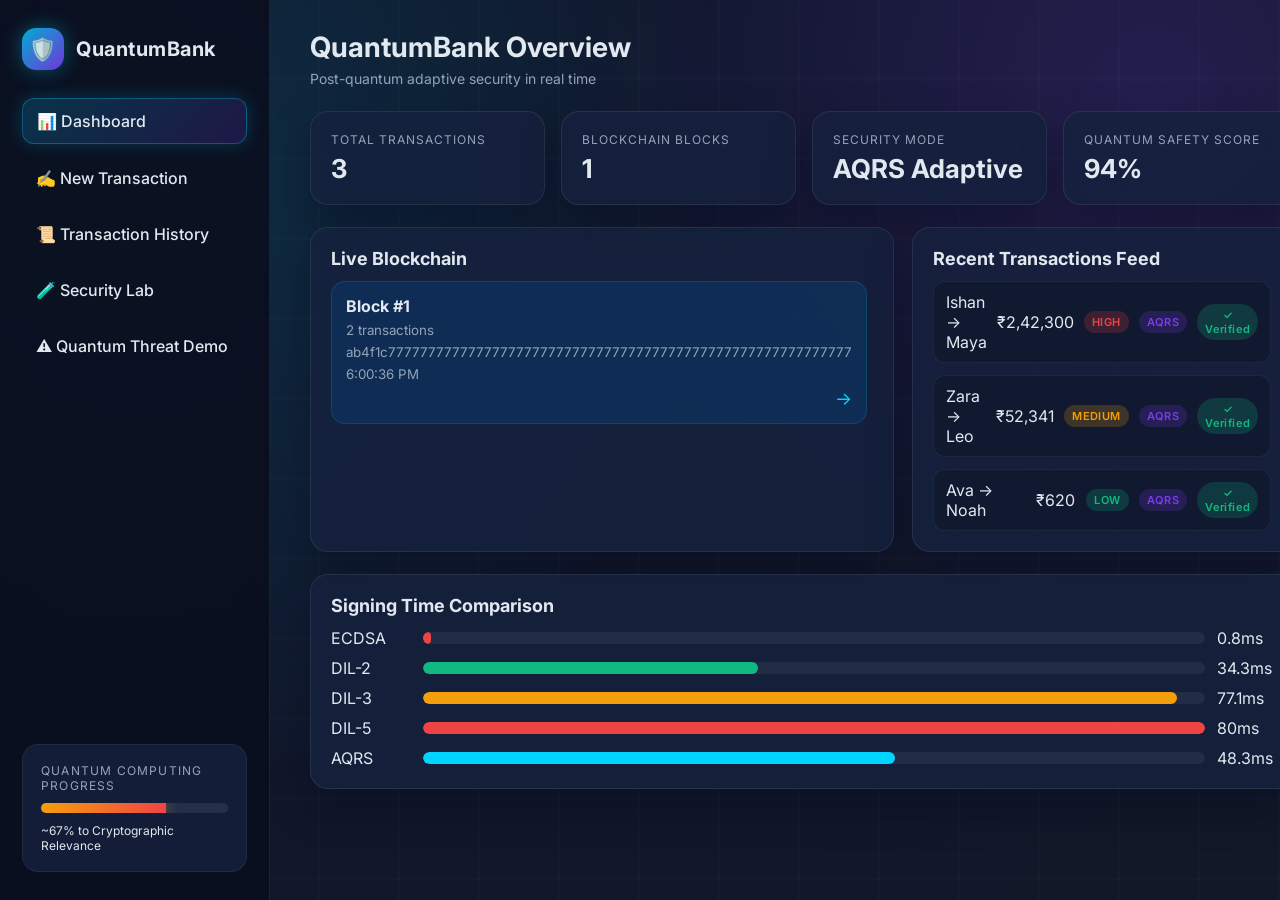
<file: aqrs_blockchain/index.html>
<!DOCTYPE html>
<html lang="en">
<head>
  <meta charset="UTF-8" />
  <meta name="viewport" content="width=device-width, initial-scale=1" />
  <meta name="csrf-token" content="{{ csrf_token }}" />
  <title>QuantumBank - Post-Quantum Banking Demo</title>
  <link rel="preconnect" href="https://fonts.googleapis.com" />
  <link rel="preconnect" href="https://fonts.gstatic.com" crossorigin />
  <link href="https://fonts.googleapis.com/css2?family=Fira+Code:wght@400;500;600&family=Inter:wght@300;400;500;600;700;800&display=swap" rel="stylesheet" />
  <style>
    :root {
      --primary: #1a1f3c;
      --secondary: #0f3460;
      --accent: #00d4ff;
      --accent2: #7c3aed;
      --success: #10b981;
      --warning: #f59e0b;
      --danger: #ef4444;
      --text: #e2e8f0;
      --card: #16213e;
      --muted: #94a3b8;
    }

    * {
      box-sizing: border-box;
      margin: 0;
      padding: 0;
    }

    body {
      font-family: "Inter", sans-serif;
      background: radial-gradient(circle at 10% 20%, rgba(0, 212, 255, 0.12), transparent 45%),
        radial-gradient(circle at 90% 10%, rgba(124, 58, 237, 0.18), transparent 40%),
        linear-gradient(135deg, #0f172a 0%, #10172c 35%, #111827 100%);
      color: var(--text);
      min-height: 100vh;
      overflow-x: hidden;
    }

    body::before {
      content: "";
      position: fixed;
      inset: 0;
      background-image:
        linear-gradient(transparent 96%, rgba(255, 255, 255, 0.03) 97%),
        linear-gradient(90deg, transparent 96%, rgba(255, 255, 255, 0.03) 97%);
      background-size: 80px 80px;
      pointer-events: none;
      opacity: 0.5;
      z-index: 0;
    }

    .app {
      display: grid;
      grid-template-columns: 270px 1fr;
      min-height: 100vh;
      position: relative;
      z-index: 1;
    }

    .sidebar {
      background: rgba(10, 15, 30, 0.9);
      backdrop-filter: blur(16px);
      border-right: 1px solid rgba(255, 255, 255, 0.08);
      display: flex;
      flex-direction: column;
      padding: 28px 22px;
      gap: 28px;
    }

    .logo {
      display: flex;
      align-items: center;
      gap: 12px;
      font-weight: 700;
      font-size: 20px;
      letter-spacing: 0.5px;
    }

    .logo-icon {
      width: 42px;
      height: 42px;
      border-radius: 14px;
      background: linear-gradient(135deg, rgba(0, 212, 255, 0.8), rgba(124, 58, 237, 0.9));
      display: grid;
      place-items: center;
      box-shadow: 0 0 20px rgba(0, 212, 255, 0.35);
    }

    .logo-icon span {
      font-size: 22px;
    }

    .nav-links {
      display: flex;
      flex-direction: column;
      gap: 12px;
    }

    .nav-link {
      padding: 12px 14px;
      border-radius: 12px;
      color: var(--text);
      text-decoration: none;
      font-weight: 500;
      display: flex;
      align-items: center;
      gap: 12px;
      transition: all 0.3s ease;
      background: transparent;
    }

    .nav-link.active,
    .nav-link:hover {
      background: linear-gradient(135deg, rgba(0, 212, 255, 0.18), rgba(124, 58, 237, 0.18));
      border: 1px solid rgba(0, 212, 255, 0.3);
      box-shadow: 0 0 18px rgba(0, 212, 255, 0.2);
    }

    .threat-widget {
      margin-top: auto;
      padding: 18px;
      border-radius: 16px;
      background: rgba(22, 33, 62, 0.85);
      border: 1px solid rgba(255, 255, 255, 0.06);
    }

    .threat-title {
      font-size: 12px;
      text-transform: uppercase;
      letter-spacing: 1.2px;
      color: var(--muted);
      margin-bottom: 10px;
    }

    .threat-bar {
      height: 10px;
      background: rgba(255, 255, 255, 0.08);
      border-radius: 999px;
      overflow: hidden;
      position: relative;
    }

    .threat-bar span {
      display: block;
      height: 100%;
      width: 67%;
      background: linear-gradient(90deg, var(--warning), var(--danger));
      animation: pulse 2.4s ease-in-out infinite;
      box-shadow: 0 0 12px rgba(245, 158, 11, 0.5);
    }

    .threat-value {
      margin-top: 10px;
      font-size: 12px;
      color: var(--text);
    }

    .content {
      padding: 30px 40px 40px;
    }

    .panel {
      display: none;
      animation: fadeIn 0.6s ease forwards;
    }

    .panel.active {
      display: block;
    }

    .panel-header {
      display: flex;
      justify-content: space-between;
      align-items: center;
      margin-bottom: 24px;
    }

    .panel-title {
      font-size: 28px;
      font-weight: 700;
    }

    .subtitle {
      color: var(--muted);
      font-size: 14px;
      margin-top: 6px;
    }

    .card {
      background: rgba(22, 33, 62, 0.85);
      border-radius: 18px;
      padding: 20px;
      border: 1px solid rgba(255, 255, 255, 0.08);
      backdrop-filter: blur(14px);
      box-shadow: 0 18px 40px rgba(3, 10, 28, 0.35);
      animation: fadeInUp 0.8s ease forwards;
    }

    .stats {
      display: grid;
      grid-template-columns: repeat(4, minmax(0, 1fr));
      gap: 16px;
      margin-bottom: 22px;
    }

    .stat-label {
      font-size: 12px;
      color: var(--muted);
      text-transform: uppercase;
      letter-spacing: 1px;
    }

    .stat-value {
      font-size: 26px;
      font-weight: 700;
      margin-top: 6px;
    }

    .dashboard-panels {
      display: grid;
      grid-template-columns: 1.1fr 1fr;
      gap: 18px;
      margin-bottom: 22px;
    }

    .blockchain-list,
    .tx-feed {
      max-height: 260px;
      overflow-y: auto;
      display: flex;
      flex-direction: column;
      gap: 12px;
      padding-right: 6px;
    }

    .block-item {
      padding: 14px;
      border-radius: 14px;
      background: rgba(15, 52, 96, 0.7);
      border: 1px solid rgba(0, 212, 255, 0.15);
      display: grid;
      gap: 6px;
      animation: slideInRight 0.6s ease;
    }

    .block-item small {
      color: var(--muted);
    }

    .block-chain-arrow {
      color: var(--accent);
      font-size: 18px;
      margin-left: auto;
    }

    .tx-row {
      display: grid;
      grid-template-columns: 1.6fr 0.8fr 0.6fr 0.6fr 0.6fr;
      gap: 10px;
      align-items: center;
      background: rgba(15, 23, 42, 0.65);
      border-radius: 12px;
      padding: 10px 12px;
      border: 1px solid rgba(255, 255, 255, 0.06);
      animation: slideInTop 0.5s ease;
    }

    .badge {
      padding: 4px 8px;
      border-radius: 999px;
      font-size: 11px;
      font-weight: 600;
      text-align: center;
      letter-spacing: 0.4px;
    }

    .badge.low { background: rgba(16, 185, 129, 0.2); color: var(--success); }
    .badge.medium { background: rgba(245, 158, 11, 0.2); color: var(--warning); }
    .badge.high { background: rgba(239, 68, 68, 0.2); color: var(--danger); }
    .badge.accent { background: rgba(0, 212, 255, 0.2); color: var(--accent); }
    .badge.purple { background: rgba(124, 58, 237, 0.2); color: var(--accent2); }

    .bar-chart {
      display: grid;
      gap: 10px;
    }

    .bar-row {
      display: grid;
      grid-template-columns: 80px 1fr 60px;
      gap: 12px;
      align-items: center;
    }

    .bar-track {
      height: 12px;
      border-radius: 999px;
      background: rgba(255, 255, 255, 0.06);
      overflow: hidden;
      position: relative;
    }

    .bar-fill {
      height: 100%;
      border-radius: inherit;
      transform: scaleX(0);
      transform-origin: left;
      animation: fillBar 1.4s ease forwards;
    }

    .layout-two {
      display: grid;
      grid-template-columns: 1.1fr 0.9fr;
      gap: 20px;
    }

    .form-group {
      display: grid;
      gap: 6px;
      margin-bottom: 16px;
    }

    label {
      font-size: 12px;
      color: var(--muted);
      text-transform: uppercase;
      letter-spacing: 1px;
    }

    input, textarea, select {
      background: rgba(15, 23, 42, 0.8);
      border: 1px solid rgba(255, 255, 255, 0.12);
      color: var(--text);
      padding: 10px 12px;
      border-radius: 10px;
      font-size: 14px;
      outline: none;
      transition: border 0.3s ease;
    }

    input:focus, textarea:focus {
      border-color: var(--accent);
      box-shadow: 0 0 0 2px rgba(0, 212, 255, 0.2);
    }

    .radio-group {
      display: grid;
      gap: 10px;
      margin-top: 10px;
    }

    .radio-option {
      display: flex;
      align-items: center;
      gap: 10px;
      background: rgba(15, 23, 42, 0.6);
      padding: 10px 12px;
      border-radius: 10px;
      border: 1px solid rgba(255, 255, 255, 0.06);
    }

    .btn {
      border: none;
      background: linear-gradient(135deg, var(--accent), var(--accent2));
      color: #0b1020;
      padding: 12px 16px;
      border-radius: 12px;
      font-weight: 600;
      cursor: pointer;
      transition: transform 0.2s ease, box-shadow 0.2s ease;
      display: inline-flex;
      align-items: center;
      gap: 10px;
    }

    .btn:disabled {
      opacity: 0.5;
      cursor: not-allowed;
    }

    .btn:hover:not(:disabled) {
      transform: translateY(-2px);
      box-shadow: 0 12px 24px rgba(0, 212, 255, 0.2);
    }

    .spinner {
      width: 16px;
      height: 16px;
      border-radius: 50%;
      border: 2px solid rgba(0, 0, 0, 0.2);
      border-top-color: #0b1020;
      animation: spin 0.8s linear infinite;
    }

    .decision-step {
      display: grid;
      grid-template-columns: 32px 1fr;
      gap: 14px;
      position: relative;
      padding-bottom: 14px;
    }

    .decision-step::after {
      content: "";
      position: absolute;
      left: 15px;
      top: 32px;
      height: calc(100% - 32px);
      width: 2px;
      background: rgba(255, 255, 255, 0.1);
    }

    .decision-step:last-child::after {
      display: none;
    }

    .step-circle {
      width: 32px;
      height: 32px;
      border-radius: 50%;
      display: grid;
      place-items: center;
      background: rgba(0, 212, 255, 0.2);
      color: var(--accent);
      font-weight: 700;
    }

    .step-content h4 {
      margin-bottom: 6px;
    }

    .mono {
      font-family: "Fira Code", monospace;
      font-size: 12px;
    }

    .status-line {
      display: flex;
      gap: 10px;
      align-items: center;
      font-size: 12px;
      color: var(--muted);
    }

    .status-icon {
      width: 18px;
      height: 18px;
      border-radius: 50%;
      display: grid;
      place-items: center;
      background: rgba(255, 255, 255, 0.08);
      font-size: 12px;
    }

    .progress {
      height: 10px;
      background: rgba(255, 255, 255, 0.08);
      border-radius: 999px;
      overflow: hidden;
    }

    .progress span {
      display: block;
      height: 100%;
      width: 0;
      background: linear-gradient(90deg, var(--success), var(--accent));
      transition: width 0.4s ease;
    }

    .table-controls {
      display: flex;
      justify-content: space-between;
      gap: 12px;
      margin-bottom: 12px;
      flex-wrap: wrap;
    }

    .filter-buttons {
      display: flex;
      gap: 10px;
    }

    .filter-buttons button {
      background: rgba(15, 23, 42, 0.7);
      border: 1px solid rgba(255, 255, 255, 0.08);
      color: var(--text);
      padding: 8px 12px;
      border-radius: 10px;
      cursor: pointer;
    }

    .filter-buttons button.active {
      border-color: var(--accent);
      color: var(--accent);
    }

    table {
      width: 100%;
      border-collapse: collapse;
      font-size: 12px;
    }

    th, td {
      text-align: left;
      padding: 10px 8px;
      border-bottom: 1px solid rgba(255, 255, 255, 0.06);
    }

    th.sortable {
      cursor: pointer;
      color: var(--accent);
    }

    .modal {
      position: fixed;
      inset: 0;
      background: rgba(4, 8, 20, 0.8);
      display: none;
      align-items: center;
      justify-content: center;
      padding: 24px;
      z-index: 50;
    }

    .modal.active {
      display: flex;
    }

    .modal-content {
      background: var(--card);
      border-radius: 18px;
      padding: 24px;
      max-width: 700px;
      width: 100%;
      max-height: 80vh;
      overflow-y: auto;
      border: 1px solid rgba(255, 255, 255, 0.08);
    }

    .close-btn {
      background: transparent;
      border: none;
      color: var(--muted);
      font-size: 18px;
      cursor: pointer;
      float: right;
    }

    .lab-grid {
      display: grid;
      gap: 18px;
    }

    .comparison-grid {
      display: grid;
      grid-template-columns: repeat(2, minmax(0, 1fr));
      gap: 18px;
    }

    .banner {
      position: absolute;
      top: 14px;
      right: -30px;
      transform: rotate(20deg);
      background: var(--danger);
      color: #fff;
      padding: 6px 28px;
      font-size: 12px;
      font-weight: 700;
    }

    .banner.safe {
      background: var(--success);
    }

    .score-bars {
      display: grid;
      gap: 10px;
    }

    .score-row {
      display: grid;
      grid-template-columns: 70px 1fr 60px;
      gap: 12px;
      align-items: center;
    }

    .score-track {
      height: 12px;
      border-radius: 999px;
      background: rgba(255, 255, 255, 0.06);
      overflow: hidden;
      position: relative;
    }

    .score-fill {
      height: 100%;
      width: 0;
      border-radius: 999px;
      background: linear-gradient(90deg, rgba(0, 212, 255, 0.7), rgba(124, 58, 237, 0.8));
      transition: width 1.2s ease;
    }

    .attack-grid {
      display: grid;
      grid-template-columns: repeat(2, minmax(0, 1fr));
      gap: 20px;
    }

    .attack-card {
      border-radius: 16px;
      padding: 18px;
      border: 1px solid rgba(255, 255, 255, 0.08);
      background: rgba(15, 23, 42, 0.7);
      position: relative;
      overflow: hidden;
    }

    .attack-card.compromised {
      box-shadow: 0 0 24px rgba(239, 68, 68, 0.6);
      animation: shake 0.4s ease;
    }

    .attack-card.safe {
      box-shadow: 0 0 24px rgba(16, 185, 129, 0.6);
    }

    .progress-attack {
      height: 12px;
      background: rgba(255, 255, 255, 0.08);
      border-radius: 999px;
      overflow: hidden;
    }

    .progress-attack span {
      display: block;
      height: 100%;
      width: 0;
      transition: width 3s ease;
      background: linear-gradient(90deg, var(--danger), var(--warning));
    }

    .toast {
      position: fixed;
      bottom: 24px;
      right: 24px;
      background: rgba(15, 23, 42, 0.95);
      padding: 14px 18px;
      border-radius: 12px;
      border: 1px solid rgba(255, 255, 255, 0.08);
      display: none;
      z-index: 60;
    }

    .toast.success { border-color: rgba(16, 185, 129, 0.6); color: var(--success); }
    .toast.error { border-color: rgba(239, 68, 68, 0.6); color: var(--danger); }

    .hex-box {
      background: rgba(15, 23, 42, 0.7);
      border-radius: 12px;
      padding: 12px;
      font-family: "Fira Code", monospace;
      font-size: 12px;
      max-height: 120px;
      overflow: auto;
      border: 1px solid rgba(255, 255, 255, 0.08);
    }

    .fade-section {
      animation: fadeInUp 0.8s ease forwards;
    }

    @keyframes fadeIn {
      from { opacity: 0; }
      to { opacity: 1; }
    }

    @keyframes fadeInUp {
      from { opacity: 0; transform: translateY(10px); }
      to { opacity: 1; transform: translateY(0); }
    }

    @keyframes slideInTop {
      from { opacity: 0; transform: translateY(-12px); }
      to { opacity: 1; transform: translateY(0); }
    }

    @keyframes slideInRight {
      from { opacity: 0; transform: translateX(16px); }
      to { opacity: 1; transform: translateX(0); }
    }

    @keyframes fillBar {
      to { transform: scaleX(1); }
    }

    @keyframes spin {
      to { transform: rotate(360deg); }
    }

    @keyframes pulse {
      0%, 100% { transform: scaleX(0.9); opacity: 0.7; }
      50% { transform: scaleX(1); opacity: 1; }
    }

    @keyframes shake {
      0% { transform: translateX(0); }
      25% { transform: translateX(-3px); }
      50% { transform: translateX(3px); }
      75% { transform: translateX(-2px); }
      100% { transform: translateX(0); }
    }

    @media (max-width: 1100px) {
      .app { grid-template-columns: 1fr; }
      .sidebar { flex-direction: row; overflow-x: auto; }
      .content { padding: 24px; }
      .stats { grid-template-columns: repeat(2, minmax(0, 1fr)); }
      .dashboard-panels, .layout-two, .comparison-grid, .attack-grid {
        grid-template-columns: 1fr;
      }
    }
  </style>
</head>
<body>
  <div class="app">
    <aside class="sidebar">
      <div class="logo">
        <div class="logo-icon"><span>🛡️</span></div>
        QuantumBank
      </div>
      <nav class="nav-links">
        <a class="nav-link active" href="#" data-panel="dashboard">📊 Dashboard</a>
        <a class="nav-link" href="#" data-panel="transaction">✍️ New Transaction</a>
        <a class="nav-link" href="#" data-panel="history">📜 Transaction History</a>
        <a class="nav-link" href="#" data-panel="lab">🧪 Security Lab</a>
        <a class="nav-link" href="#" data-panel="threat">⚠️ Quantum Threat Demo</a>
      </nav>
      <div class="threat-widget">
        <div class="threat-title">Quantum Computing Progress</div>
        <div class="threat-bar"><span></span></div>
        <div class="threat-value">~67% to Cryptographic Relevance</div>
      </div>
    </aside>

    <main class="content">
      <section id="dashboard" class="panel active">
        <div class="panel-header">
          <div>
            <div class="panel-title">QuantumBank Overview</div>
            <div class="subtitle">Post-quantum adaptive security in real time</div>
          </div>
        </div>
        <div class="stats">
          <div class="card">
            <div class="stat-label">Total Transactions</div>
            <div class="stat-value" id="stat-transactions">0</div>
          </div>
          <div class="card">
            <div class="stat-label">Blockchain Blocks</div>
            <div class="stat-value" id="stat-blocks">0</div>
          </div>
          <div class="card">
            <div class="stat-label">Security Mode</div>
            <div class="stat-value">AQRS Adaptive</div>
          </div>
          <div class="card">
            <div class="stat-label">Quantum Safety Score</div>
            <div class="stat-value" id="stat-safety">0%</div>
          </div>
        </div>

        <div class="dashboard-panels">
          <div class="card">
            <div class="panel-title" style="font-size: 18px; margin-bottom: 12px;">Live Blockchain</div>
            <div class="blockchain-list" id="blockchain-list"></div>
          </div>
          <div class="card">
            <div class="panel-title" style="font-size: 18px; margin-bottom: 12px;">Recent Transactions Feed</div>
            <div class="tx-feed" id="tx-feed"></div>
          </div>
        </div>

        <div class="card">
          <div class="panel-title" style="font-size: 18px; margin-bottom: 12px;">Signing Time Comparison</div>
          <div class="bar-chart" id="signing-chart"></div>
        </div>
      </section>

      <section id="transaction" class="panel">
        <div class="panel-header">
          <div>
            <div class="panel-title">New Transaction</div>
            <div class="subtitle">Adaptive Quantum Risk Scoring (AQRS) in action</div>
          </div>
        </div>
        <div class="layout-two">
          <div class="card">
            <div class="form-group">
              <label>Sender Name</label>
              <input type="text" id="sender" value="Alice" />
            </div>
            <div class="form-group">
              <label>Receiver Name</label>
              <input type="text" id="receiver" value="Bob" />
            </div>
            <div class="form-group">
              <label>Amount (INR)</label>
              <input type="number" id="amount" value="" placeholder="₹0" min="0" />
            </div>
            <div class="form-group">
              <label>Risk Classification</label>
              <div style="display: flex; gap: 10px; align-items: center;">
                <span class="badge low" id="risk-badge">LOW</span>
                <span class="badge accent" id="level-badge">DIL-2</span>
              </div>
              <div class="subtitle" id="risk-explain">Enter an amount to classify risk.</div>
            </div>
            <div class="form-group">
              <label>Security Strength Meter</label>
              <div class="progress"><span id="strength-meter"></span></div>
            </div>
            <div class="form-group">
              <label>Security Mode</label>
              <div class="radio-group">
                <label class="radio-option"><input type="radio" name="mode" value="aqrs" checked /> AQRS Adaptive (recommended)</label>
                <label class="radio-option"><input type="radio" name="mode" value="ecdsa" /> Fixed ECDSA (classical)</label>
                <label class="radio-option"><input type="radio" name="mode" value="dil2" /> Fixed Dilithium Level 2</label>
                <label class="radio-option"><input type="radio" name="mode" value="dil3" /> Fixed Dilithium Level 3</label>
                <label class="radio-option"><input type="radio" name="mode" value="dil5" /> Fixed Dilithium Level 5</label>
              </div>
            </div>
            <button class="btn" id="submit-btn" disabled>
              <span>Sign &amp; Send Transaction</span>
              <span class="spinner" id="submit-spinner" style="display: none;"></span>
            </button>
          </div>
          <div class="card">
            <div class="panel-title" style="font-size: 18px; margin-bottom: 12px;">🧠 AQRS Decision Engine</div>
            <div id="decision-steps"></div>
          </div>
        </div>
      </section>

      <section id="history" class="panel">
        <div class="panel-header">
          <div>
            <div class="panel-title">Transaction History</div>
            <div class="subtitle">Full audit trail for this session</div>
          </div>
        </div>
        <div class="card">
          <div class="table-controls">
            <div class="filter-buttons">
              <button class="active" data-filter="ALL">All</button>
              <button data-filter="LOW">LOW</button>
              <button data-filter="MEDIUM">MEDIUM</button>
              <button data-filter="HIGH">HIGH</button>
            </div>
            <input type="text" id="search-input" placeholder="Search sender/receiver" />
          </div>
          <table>
            <thead>
              <tr>
                <th>TX ID</th>
                <th>Time</th>
                <th>Sender</th>
                <th>Receiver</th>
                <th class="sortable" data-sort="amount">Amount</th>
                <th>Risk</th>
                <th>Security Mode</th>
                <th class="sortable" data-sort="sign">Sign Time</th>
                <th>Verify Time</th>
                <th>Sig Size</th>
                <th>Status</th>
                <th></th>
              </tr>
            </thead>
            <tbody id="history-table"></tbody>
          </table>
        </div>
      </section>

      <section id="lab" class="panel">
        <div class="panel-header">
          <div>
            <div class="panel-title">Security Lab</div>
            <div class="subtitle">Algorithm comparisons and live signature inspection</div>
          </div>
        </div>
        <div class="lab-grid">
          <div class="card">
            <div class="panel-title" style="font-size: 18px; margin-bottom: 12px;">Algorithm Comparison</div>
            <div class="comparison-grid">
              <div class="card" style="position: relative;">
                <div class="banner">VULNERABLE</div>
                <h3>ECDSA</h3>
                <p class="subtitle">Classical elliptic curve signatures</p>
                <div style="margin-top: 12px; display: grid; gap: 6px; font-size: 13px;">
                  <div>Key size: 32 bytes private, 64 bytes public</div>
                  <div>Signature size: ~71 bytes</div>
                  <div>Based on: Elliptic Curve Discrete Logarithm</div>
                  <div>Quantum safe: ✗ NO — Broken by Shor's Algorithm</div>
                  <div>Speed: ⚡ Very Fast (0.8ms)</div>
                </div>
              </div>
              <div class="card" style="position: relative;">
                <div class="banner safe">QUANTUM SAFE</div>
                <h3>Dilithium</h3>
                <p class="subtitle">NIST FIPS 204 Post-Quantum Signatures</p>
                <div style="margin-top: 12px; display: grid; gap: 6px; font-size: 13px;">
                  <div>Key sizes: <span id="dil-key">Level 3 ≈ 1952 bytes</span></div>
                  <div>Signature size: <span id="dil-sig">~3293 bytes</span></div>
                  <div>Based on: Module Learning With Errors (MLWE)</div>
                  <div>Quantum safe: ✓ YES — NIST FIPS 204 Standard</div>
                  <div>Speed: Varies by level</div>
                </div>
                <div class="radio-group" style="margin-top: 12px;">
                  <label class="radio-option"><input type="radio" name="dil-toggle" value="2" /> Level 2</label>
                  <label class="radio-option"><input type="radio" name="dil-toggle" value="3" checked /> Level 3</label>
                  <label class="radio-option"><input type="radio" name="dil-toggle" value="5" /> Level 5</label>
                </div>
              </div>
            </div>
          </div>

          <div class="card">
            <div class="panel-title" style="font-size: 18px; margin-bottom: 12px;">AQRS Score Visualization</div>
            <div class="score-bars" id="aqrs-bars"></div>
          </div>

          <div class="card">
            <div class="panel-title" style="font-size: 18px; margin-bottom: 12px;">Live Signature Inspector</div>
            <div class="form-group">
              <label>Message</label>
              <textarea id="message-input" rows="4" placeholder="Paste or type any message..."></textarea>
            </div>
            <div style="display: flex; gap: 10px; flex-wrap: wrap;">
              <button class="btn" id="sign-ecdsa">Sign with ECDSA</button>
              <button class="btn" id="sign-dil">Sign with Dilithium (AQRS)</button>
              <button class="btn" id="verify-signature" style="background: linear-gradient(135deg, var(--success), var(--accent));">Verify</button>
            </div>
            <div style="margin-top: 16px; display: grid; gap: 10px;">
              <div class="hex-box" id="signature-box">Signature appears here...</div>
              <div class="hex-box" id="key-box">Public key appears here...</div>
              <div class="status-line" id="signature-meta">Awaiting signature</div>
              <div class="status-line" id="verify-result">Verification: Pending</div>
            </div>
          </div>
        </div>
      </section>

      <section id="threat" class="panel">
        <div class="panel-header">
          <div>
            <div class="panel-title">Quantum Threat Demo</div>
            <div class="subtitle">Visual simulation of quantum attacks vs post-quantum defense</div>
          </div>
        </div>
        <div class="card" style="margin-bottom: 16px;">
          <p>A quantum adversary intercepts a blockchain transaction signed with ECDSA and attempts to recover the private key using Shor's Algorithm. Watch what happens.</p>
        </div>
        <div class="attack-grid">
          <div class="attack-card" id="attack-ecdsa">
            <h3>ECDSA Transaction (Classical)</h3>
            <div class="hex-box" style="margin: 10px 0;">0x4adf...c31e9a (signature)</div>
            <button class="btn" id="launch-ecdsa" style="background: linear-gradient(135deg, var(--danger), var(--warning));">Launch Quantum Attack</button>
            <div class="subtitle" style="margin-top: 12px;">Shor's Algorithm Running...</div>
            <div class="progress-attack" style="margin-top: 8px;"><span id="ecdsa-progress"></span></div>
            <div class="subtitle" id="ecdsa-result" style="margin-top: 12px;"></div>
          </div>
          <div class="attack-card" id="attack-dil">
            <h3>Dilithium Transaction (Post-Quantum)</h3>
            <div class="hex-box" style="margin: 10px 0;">0x8df2...b719aa (signature)</div>
            <button class="btn" id="launch-dil">Launch Quantum Attack</button>
            <div class="subtitle" style="margin-top: 12px;">Shor's Algorithm Running...</div>
            <div class="progress-attack" style="margin-top: 8px;"><span id="dil-progress"></span></div>
            <div class="subtitle" id="dil-result" style="margin-top: 12px;"></div>
          </div>
        </div>
        <div class="dashboard-panels" style="margin-top: 18px;">
          <div class="card">
            <h4>Shor's Algorithm</h4>
            <p class="subtitle" style="margin-top: 6px;">Breaks: RSA, ECDSA, Diffie-Hellman</p>
            <p class="subtitle">Cannot Break: Lattice-based problems (MLWE, MSIS)</p>
          </div>
          <div class="card">
            <h4>Grover's Algorithm</h4>
            <p class="subtitle" style="margin-top: 6px;">Weakens: Symmetric encryption and hash functions by 50%</p>
            <p class="subtitle">Impact on Dilithium: Security levels already account for this</p>
          </div>
          <div class="card">
            <h4>NIST Response</h4>
            <p class="subtitle" style="margin-top: 6px;">FIPS 204 (Dilithium) finalized August 2024</p>
            <p class="subtitle">Mandatory migration recommended by 2035</p>
            <p class="subtitle">Your blockchain: Already quantum-ready ✓</p>
          </div>
        </div>
      </section>
    </main>
  </div>

  <div class="modal" id="detail-modal">
    <div class="modal-content">
      <button class="close-btn" id="close-modal">✕</button>
      <h3>Transaction Details</h3>
      <div id="modal-content" style="margin-top: 12px;"></div>
    </div>
  </div>

  <div class="toast" id="toast"></div>

  <script>
    const state = {
      transactions: [],
      blocks: [],
      filter: "ALL",
      search: "",
      sort: { key: "time", direction: "desc" },
      signatureCache: null,
    };

    const elements = {
      statTransactions: document.getElementById("stat-transactions"),
      statBlocks: document.getElementById("stat-blocks"),
      statSafety: document.getElementById("stat-safety"),
      blockchainList: document.getElementById("blockchain-list"),
      txFeed: document.getElementById("tx-feed"),
      signingChart: document.getElementById("signing-chart"),
      riskBadge: document.getElementById("risk-badge"),
      levelBadge: document.getElementById("level-badge"),
      riskExplain: document.getElementById("risk-explain"),
      strengthMeter: document.getElementById("strength-meter"),
      amountInput: document.getElementById("amount"),
      senderInput: document.getElementById("sender"),
      receiverInput: document.getElementById("receiver"),
      submitBtn: document.getElementById("submit-btn"),
      submitSpinner: document.getElementById("submit-spinner"),
      decisionSteps: document.getElementById("decision-steps"),
      historyTable: document.getElementById("history-table"),
      searchInput: document.getElementById("search-input"),
      modal: document.getElementById("detail-modal"),
      modalContent: document.getElementById("modal-content"),
      toast: document.getElementById("toast"),
      dilKey: document.getElementById("dil-key"),
      dilSig: document.getElementById("dil-sig"),
      aqrsBars: document.getElementById("aqrs-bars"),
      signatureBox: document.getElementById("signature-box"),
      keyBox: document.getElementById("key-box"),
      signatureMeta: document.getElementById("signature-meta"),
      verifyResult: document.getElementById("verify-result"),
    };

    const modeLabels = {
      aqrs: "AQRS",
      ecdsa: "ECDSA",
      dil2: "DIL-2",
      dil3: "DIL-3",
      dil5: "DIL-5",
    };

    const riskLevels = [
      { level: "LOW", min: 0, max: 999, color: "low", dil: 2, meter: 35 },
      { level: "MEDIUM", min: 1000, max: 99999, color: "medium", dil: 3, meter: 65 },
      { level: "HIGH", min: 100000, max: Infinity, color: "high", dil: 5, meter: 90 },
    ];

    const fakeTransactions = [
      { sender: "Ava", receiver: "Noah", amount: 620, risk_level: "LOW", mode: "aqrs", dilithium_level: 2, signing_time_ms: 34.3, verification_time_ms: 8.3, signature_size_bytes: 2420, signature_hex: "b94f1a2e".padEnd(64, "f"), public_key_hex: "a1c3".padEnd(64, "7"), is_valid: true, block_number: 1, timestamp: new Date().toISOString(), aqrs_score: 0.0344 },
      { sender: "Zara", receiver: "Leo", amount: 52341, risk_level: "MEDIUM", mode: "aqrs", dilithium_level: 3, signing_time_ms: 77.1, verification_time_ms: 12.7, signature_size_bytes: 3293, signature_hex: "f48a2c".padEnd(64, "a"), public_key_hex: "91ab".padEnd(64, "2"), is_valid: true, block_number: 1, timestamp: new Date().toISOString(), aqrs_score: 0.0275 },
      { sender: "Ishan", receiver: "Maya", amount: 242300, risk_level: "HIGH", mode: "aqrs", dilithium_level: 5, signing_time_ms: 80.0, verification_time_ms: 15.1, signature_size_bytes: 4595, signature_hex: "d7afbc".padEnd(64, "c"), public_key_hex: "7b9f".padEnd(64, "3"), is_valid: true, block_number: null, timestamp: new Date().toISOString(), aqrs_score: 0.0308 },
    ];

    function formatAmount(amount) {
      return `₹${amount.toLocaleString("en-IN")}`;
    }

    function truncateHex(value) {
      if (!value) return "";
      return value.length > 64 ? `${value.slice(0, 64)}...` : value;
    }

    function typeHex(element, hex) {
      const target = truncateHex(hex);
      element.textContent = "";
      let index = 0;
      const interval = setInterval(() => {
        element.textContent += target[index];
        index += 1;
        if (index >= target.length) clearInterval(interval);
      }, 12);
    }

    function updateStats() {
      elements.statTransactions.textContent = state.transactions.length;
      elements.statBlocks.textContent = state.blocks.length;
    }

    function animateSafetyScore() {
      let current = 0;
      const target = 94;
      const interval = setInterval(() => {
        current += 2;
        elements.statSafety.textContent = `${Math.min(current, target)}%`;
        if (current >= target) clearInterval(interval);
      }, 30);
    }

    function renderBlocks() {
      elements.blockchainList.innerHTML = "";
      const blocks = state.blocks.slice(-5).reverse();
      if (!blocks.length) {
        elements.blockchainList.innerHTML = "<div class=\"subtitle\">Awaiting block creation...</div>";
        return;
      }
      blocks.forEach((block) => {
        const div = document.createElement("div");
        div.className = "block-item";
        div.innerHTML = `
          <strong>Block #${block.block_number}</strong>
          <small>${block.transaction_count} transactions</small>
          <small>${truncateHex(block.hash)}</small>
          <small>${new Date(block.timestamp).toLocaleTimeString()}</small>
          <div class=\"block-chain-arrow\">→</div>
        `;
        elements.blockchainList.appendChild(div);
      });
    }

    function renderFeed() {
      elements.txFeed.innerHTML = "";
      const list = state.transactions.slice(-8).reverse();
      list.forEach((tx) => {
        const row = document.createElement("div");
        row.className = "tx-row";
        row.innerHTML = `
          <div>${tx.sender} → ${tx.receiver}</div>
          <div>${formatAmount(tx.amount)}</div>
          <div class=\"badge ${tx.risk_level.toLowerCase()}\">${tx.risk_level}</div>
          <div class=\"badge purple\">${modeLabels[tx.mode] || "DIL"}</div>
          <div class=\"badge low\">✓ Verified</div>
        `;
        elements.txFeed.appendChild(row);
      });
    }

    function renderSigningChart() {
      const items = [
        { label: "ECDSA", value: 0.8, color: "#ef4444" },
        { label: "DIL-2", value: 34.3, color: "#10b981" },
        { label: "DIL-3", value: 77.1, color: "#f59e0b" },
        { label: "DIL-5", value: 80.0, color: "#ef4444" },
        { label: "AQRS", value: 48.3, color: "#00d4ff" },
      ];
      const max = Math.max(...items.map((item) => item.value));
      elements.signingChart.innerHTML = "";
      items.forEach((item, index) => {
        const row = document.createElement("div");
        row.className = "bar-row";
        row.innerHTML = `
          <div>${item.label}</div>
          <div class=\"bar-track\"><div class=\"bar-fill\" style=\"width:${(item.value / max) * 100}%; background:${item.color}; animation-delay:${index * 0.1}s;\"></div></div>
          <div>${item.value}ms</div>
        `;
        elements.signingChart.appendChild(row);
      });
    }

    function renderDecisionEngine(txPreview, signingStatus, verificationStatus) {
      const steps = [
        {
          title: "Transaction Received",
          detail: txPreview
            ? `${txPreview.amount ? formatAmount(txPreview.amount) : "--"} • ${txPreview.sender || "--"} → ${txPreview.receiver || "--"}`
            : "Awaiting input",
          status: txPreview && txPreview.amount > 0 ? "✓ Complete" : "⏳ Pending",
        },
        {
          title: "Risk Classification",
          detail: txPreview
            ? `Amount ${formatAmount(txPreview.amount)} falls in ${txPreview.risk_level} tier (${txPreview.range})`
            : "Pending",
          status: txPreview && txPreview.amount > 0 ? txPreview.risk_level : "⏳ Pending",
        },
        {
          title: "Security Level Selection",
          detail: txPreview
            ? `AQRS Selector assigns → Dilithium Level ${txPreview.dil}`
            : "Pending",
          status: txPreview ? `Selected DIL-${txPreview.dil}` : "⏳ Pending",
          levels: txPreview ? txPreview.dil : 2,
        },
        {
          title: "Cryptographic Signing",
          detail: signingStatus || "Pending...",
          status: signingStatus ? "✓ Signed" : "⏳ Pending",
        },
        {
          title: "Verification & Block Addition",
          detail: verificationStatus || "Pending...",
          status: verificationStatus ? "✓ Verified" : "⏳ Pending",
        },
      ];

      elements.decisionSteps.innerHTML = "";
      steps.forEach((step, index) => {
        const wrapper = document.createElement("div");
        wrapper.className = "decision-step";
        wrapper.innerHTML = `
          <div class=\"step-circle\">${index + 1}</div>
          <div class=\"step-content\">
            <h4>${step.title}</h4>
            <div class=\"subtitle\">${step.detail}</div>
            <div class=\"status-line\">
              <span class=\"status-icon\">${step.status.startsWith("✓") ? "✓" : "⏳"}</span>
              <span>${step.status}</span>
            </div>
            ${step.levels ? `
              <div style=\"margin-top: 8px; display: flex; gap: 8px;\">
                <span class=\"badge ${step.levels === 2 ? "low" : "accent"}\">DIL-2: 128-bit</span>
                <span class=\"badge ${step.levels === 3 ? "medium" : "accent"}\">DIL-3: 192-bit ${step.levels === 3 ? "✓" : ""}</span>
                <span class=\"badge ${step.levels === 5 ? "high" : "accent"}\">DIL-5: 256-bit ${step.levels === 5 ? "✓" : ""}</span>
              </div>
            ` : ""}
          </div>
        `;
        elements.decisionSteps.appendChild(wrapper);
      });
    }

    function renderHistory() {
      let list = [...state.transactions];
      if (state.filter !== "ALL") {
        list = list.filter((tx) => tx.risk_level === state.filter);
      }
      if (state.search) {
        const term = state.search.toLowerCase();
        list = list.filter((tx) => tx.sender.toLowerCase().includes(term) || tx.receiver.toLowerCase().includes(term));
      }
      if (state.sort.key === "amount") {
        list.sort((a, b) => (state.sort.direction === "asc" ? a.amount - b.amount : b.amount - a.amount));
      }
      if (state.sort.key === "sign") {
        list.sort((a, b) => (state.sort.direction === "asc" ? a.signing_time_ms - b.signing_time_ms : b.signing_time_ms - a.signing_time_ms));
      }

      elements.historyTable.innerHTML = "";
      list.forEach((tx) => {
        const tr = document.createElement("tr");
        tr.innerHTML = `
          <td>${tx.transaction_id}</td>
          <td>${new Date(tx.timestamp).toLocaleTimeString()}</td>
          <td>${tx.sender}</td>
          <td>${tx.receiver}</td>
          <td>${formatAmount(tx.amount)}</td>
          <td><span class=\"badge ${tx.risk_level.toLowerCase()}\">${tx.risk_level}</span></td>
          <td>${modeLabels[tx.mode] || "DIL"}</td>
          <td>${tx.signing_time_ms}ms</td>
          <td>${tx.verification_time_ms}ms</td>
          <td>${tx.signature_size_bytes}B</td>
          <td>${tx.is_valid ? "✓ Verified" : "✗ Invalid"}</td>
          <td><button class=\"btn\" data-tx="${tx.transaction_id}" style=\"padding: 6px 10px; font-size: 12px;\">View Details</button></td>
        `;
        elements.historyTable.appendChild(tr);
      });
    }

    function renderAqrsBars() {
      const rows = [
        { label: "ECDSA", value: 1.0 },
        { label: "DIL-2", value: 0.0344 },
        { label: "DIL-3", value: 0.0275 },
        { label: "DIL-5", value: 0.0308 },
        { label: "AQRS", value: 0.035 },
      ];
      elements.aqrsBars.innerHTML = "";
      rows.forEach((row) => {
        const item = document.createElement("div");
        item.className = "score-row";
        item.innerHTML = `
          <div>${row.label}</div>
          <div class=\"score-track\"><div class=\"score-fill\" style=\"width:${Math.min(row.value * 100, 100)}%\"></div></div>
          <div>${row.value.toFixed(4)} ${row.label === "AQRS" ? "★" : ""}</div>
        `;
        elements.aqrsBars.appendChild(item);
        requestAnimationFrame(() => {
          const fill = item.querySelector(".score-fill");
          if (fill) fill.style.width = `${Math.min(row.value * 100, 100)}%`;
        });
      });
    }

    function updateRiskDisplay(amount) {
      const amountValue = Number(amount) || 0;
      const level = riskLevels.find((r) => amountValue >= r.min && amountValue <= r.max);
      const selected = level || riskLevels[0];

      elements.riskBadge.textContent = selected.level;
      elements.riskBadge.className = `badge ${selected.color}`;
      elements.levelBadge.textContent = `DIL-${selected.dil}`;
      elements.levelBadge.className = `badge ${selected.color}`;
      elements.riskExplain.textContent = amountValue
        ? `Amount ${formatAmount(amountValue)} falls in ${selected.level} tier (₹${selected.min.toLocaleString()}–₹${selected.max === Infinity ? "∞" : selected.max.toLocaleString()}).`
        : "Enter an amount to classify risk.";
      elements.strengthMeter.style.width = `${selected.meter}%`;

      return {
        amount: amountValue,
        risk_level: selected.level,
        dil: selected.dil,
        range: `₹${selected.min.toLocaleString()}–₹${selected.max === Infinity ? "∞" : selected.max.toLocaleString()}`,
        sender: elements.senderInput.value,
        receiver: elements.receiverInput.value,
      };
    }

    function setLoading(isLoading) {
      elements.submitBtn.disabled = isLoading || !(Number(elements.amountInput.value) > 0);
      elements.submitSpinner.style.display = isLoading ? "inline-block" : "none";
    }

    function showToast(message, type = "success") {
      elements.toast.textContent = message;
      elements.toast.className = `toast ${type}`;
      elements.toast.style.display = "block";
      setTimeout(() => {
        elements.toast.style.display = "none";
      }, 3200);
    }

    function updateModal(tx) {
      if (!tx) return;
      elements.modalContent.innerHTML = `
        <div style=\"display: grid; gap: 6px;\">
          <div><strong>Transaction ID:</strong> ${tx.transaction_id}</div>
          <div><strong>Sender:</strong> ${tx.sender}</div>
          <div><strong>Receiver:</strong> ${tx.receiver}</div>
          <div><strong>Amount:</strong> ${formatAmount(tx.amount)}</div>
          <div><strong>Risk:</strong> ${tx.risk_level}</div>
          <div><strong>Security Mode:</strong> ${modeLabels[tx.mode]}</div>
          <div><strong>Signing Time:</strong> ${tx.signing_time_ms}ms</div>
          <div><strong>Verification Time:</strong> ${tx.verification_time_ms}ms</div>
          <div><strong>Signature Size:</strong> ${tx.signature_size_bytes} bytes</div>
          <div><strong>Block Number:</strong> ${tx.block_number || "Pending"}</div>
          <div><strong>AQRS Score:</strong> ${tx.aqrs_score}</div>
          <div><strong>Public Key:</strong></div>
          <div class=\"hex-box\">${tx.public_key_hex}</div>
          <div><strong>Signature:</strong></div>
          <div class=\"hex-box\">${tx.signature_hex}</div>
          <div style=\"color: var(--success); margin-top: 6px;\">✓ Verification successful</div>
        </div>
      `;
    }

    function csrfHeaders() {
      return {
        "Content-Type": "application/json",
        "X-CSRF-Token": document.querySelector('meta[name="csrf-token"]')?.content || "",
      };
    }

    async function submitTransaction() {
      const amountValue = Number(elements.amountInput.value) || 0;
      if (!amountValue) return;
      const mode = document.querySelector("input[name=mode]:checked").value;
      const preview = updateRiskDisplay(amountValue);
      renderDecisionEngine(preview, "Signing in progress...", "Pending...");
      setLoading(true);

      try {
        const response = await fetch("/api/transaction", {
          method: "POST",
          headers: csrfHeaders(),
          body: JSON.stringify({
            sender: elements.senderInput.value,
            receiver: elements.receiverInput.value,
            amount: amountValue,
            mode,
          }),
        });
        if (!response.ok) throw new Error("Failed to sign transaction");
        const data = await response.json();
        state.transactions.push(data);
        if (data.block_number) {
          const block = {
            block_number: data.block_number,
            transaction_count: 5,
            hash: data.signature_hex + data.public_key_hex,
            timestamp: data.timestamp,
          };
          state.blocks.push(block);
        }
        updateStats();
        renderBlocks();
        renderFeed();
        renderHistory();
        renderDecisionEngine(preview, `Signed in ${data.signing_time_ms}ms`, `Verified in ${data.verification_time_ms}ms | Block #${data.block_number || "pending"}`);
        showToast(`Transaction ${data.transaction_id} signed with ${data.dilithium_level ? `Dilithium Level ${data.dilithium_level}` : "ECDSA"} in ${data.signing_time_ms}ms`, "success");
      } catch (error) {
        showToast("Unable to sign transaction. Backend offline?", "error");
        renderDecisionEngine(preview, "Signing failed", "Pending...");
      } finally {
        setLoading(false);
      }
    }

    async function signMessage(mode) {
      const message = document.getElementById("message-input").value || "QuantumBank demo";
      elements.signatureMeta.textContent = "Signing...";
      try {
        const response = await fetch("/api/sign-message", {
          method: "POST",
          headers: csrfHeaders(),
          body: JSON.stringify({ message, mode }),
        });
        const data = await response.json();
        state.signatureCache = { ...data, mode, message };
        typeHex(elements.signatureBox, data.signature_hex);
        typeHex(elements.keyBox, data.public_key_hex);
        elements.signatureMeta.textContent = `Signed in ${data.signing_time_ms}ms | Signature size ${data.signature_size_bytes} bytes`;
        elements.verifyResult.textContent = "Verification: Pending";
      } catch (error) {
        elements.signatureMeta.textContent = "Signing failed";
      }
    }

    async function verifyMessage() {
      if (!state.signatureCache) return;
      elements.verifyResult.textContent = "Verification running...";
      try {
        const response = await fetch("/api/verify-message", {
          method: "POST",
          headers: csrfHeaders(),
          body: JSON.stringify({
            message: state.signatureCache.message,
            signature_hex: state.signatureCache.signature_hex,
            public_key_hex: state.signatureCache.public_key_hex,
            mode: state.signatureCache.mode === "ecdsa" ? "ecdsa" : "dilithium",
          }),
        });
        const data = await response.json();
        elements.verifyResult.textContent = data.is_valid ? "Verification: ✓ Valid" : "Verification: ✗ Invalid";
      } catch (error) {
        elements.verifyResult.textContent = "Verification failed";
      }
    }

    function initNavigation() {
      document.querySelectorAll(".nav-link").forEach((link) => {
        link.addEventListener("click", (event) => {
          event.preventDefault();
          document.querySelectorAll(".nav-link").forEach((item) => item.classList.remove("active"));
          link.classList.add("active");
          const panelId = link.dataset.panel;
          document.querySelectorAll(".panel").forEach((panel) => panel.classList.remove("active"));
          document.getElementById(panelId).classList.add("active");
          if (panelId === "lab") renderAqrsBars();
        });
      });
    }

    function initFilters() {
      document.querySelectorAll(".filter-buttons button").forEach((btn) => {
        btn.addEventListener("click", () => {
          document.querySelectorAll(".filter-buttons button").forEach((b) => b.classList.remove("active"));
          btn.classList.add("active");
          state.filter = btn.dataset.filter;
          renderHistory();
        });
      });
      elements.searchInput.addEventListener("input", (event) => {
        state.search = event.target.value;
        renderHistory();
      });
      document.querySelectorAll("th.sortable").forEach((th) => {
        th.addEventListener("click", () => {
          const key = th.dataset.sort;
          state.sort = {
            key,
            direction: state.sort.direction === "asc" ? "desc" : "asc",
          };
          renderHistory();
        });
      });
    }

    function initModal() {
      elements.historyTable.addEventListener("click", (event) => {
        const button = event.target.closest("button[data-tx]");
        if (!button) return;
        const txId = button.dataset.tx;
        const tx = state.transactions.find((item) => item.transaction_id === txId);
        updateModal(tx);
        elements.modal.classList.add("active");
      });
      document.getElementById("close-modal").addEventListener("click", () => {
        elements.modal.classList.remove("active");
      });
      elements.modal.addEventListener("click", (event) => {
        if (event.target === elements.modal) elements.modal.classList.remove("active");
      });
    }

    function initDilithiumToggle() {
      const sizes = {
        2: { key: "Level 2 ≈ 1312 bytes", sig: "~2420 bytes" },
        3: { key: "Level 3 ≈ 1952 bytes", sig: "~3293 bytes" },
        5: { key: "Level 5 ≈ 2592 bytes", sig: "~4595 bytes" },
      };
      document.querySelectorAll("input[name=dil-toggle]").forEach((radio) => {
        radio.addEventListener("change", () => {
          const level = radio.value;
          elements.dilKey.textContent = sizes[level].key;
          elements.dilSig.textContent = sizes[level].sig;
        });
      });
    }

    function initThreatDemo() {
      document.getElementById("launch-ecdsa").addEventListener("click", () => {
        const progress = document.getElementById("ecdsa-progress");
        const result = document.getElementById("ecdsa-result");
        const card = document.getElementById("attack-ecdsa");
        progress.style.width = "0%";
        card.classList.remove("compromised");
        result.textContent = "";
        setTimeout(() => {
          progress.style.width = "100%";
        }, 60);
        setTimeout(() => {
          result.textContent = "⚠ PRIVATE KEY RECOVERED — Transaction COMPROMISED.";
          result.style.color = "var(--danger)";
          card.classList.add("compromised");
        }, 3200);
      });

      document.getElementById("launch-dil").addEventListener("click", () => {
        const progress = document.getElementById("dil-progress");
        const result = document.getElementById("dil-result");
        const card = document.getElementById("attack-dil");
        progress.style.width = "0%";
        card.classList.remove("safe");
        result.textContent = "";
        setTimeout(() => {
          progress.style.width = "15%";
        }, 60);
        setTimeout(() => {
          result.textContent = "✗ ATTACK FAILED — Dilithium resists Shor's Algorithm. Quantum attack resistance: CONFIRMED.";
          result.style.color = "var(--success)";
          card.classList.add("safe");
        }, 1400);
      });
    }

    function initForm() {
      const updatePreview = () => {
        const preview = updateRiskDisplay(elements.amountInput.value || 0);
        renderDecisionEngine(preview);
        elements.submitBtn.disabled = !(preview.amount > 0);
      };
      updatePreview();
      elements.amountInput.addEventListener("input", updatePreview);
      elements.senderInput.addEventListener("input", updatePreview);
      elements.receiverInput.addEventListener("input", updatePreview);
      elements.submitBtn.addEventListener("click", submitTransaction);
    }

    function initSignatureInspector() {
      document.getElementById("sign-ecdsa").addEventListener("click", () => signMessage("ecdsa"));
      document.getElementById("sign-dil").addEventListener("click", () => signMessage("dilithium"));
      document.getElementById("verify-signature").addEventListener("click", verifyMessage);
    }

    function seedFakeData() {
      state.transactions = fakeTransactions.map((tx, index) => ({
        ...tx,
        transaction_id: `TX00${index + 1}`,
      }));
      state.blocks = [
        {
          block_number: 1,
          transaction_count: 2,
          hash: "ab4f1c".padEnd(64, "7"),
          timestamp: new Date().toISOString(),
        },
      ];
      updateStats();
      renderBlocks();
      renderFeed();
      renderHistory();
    }

    function init() {
      seedFakeData();
      renderSigningChart();
      animateSafetyScore();
      initNavigation();
      initFilters();
      initModal();
      initDilithiumToggle();
      initThreatDemo();
      initForm();
      initSignatureInspector();
    }

    init();
  </script>
</body>
</html>
</file>
